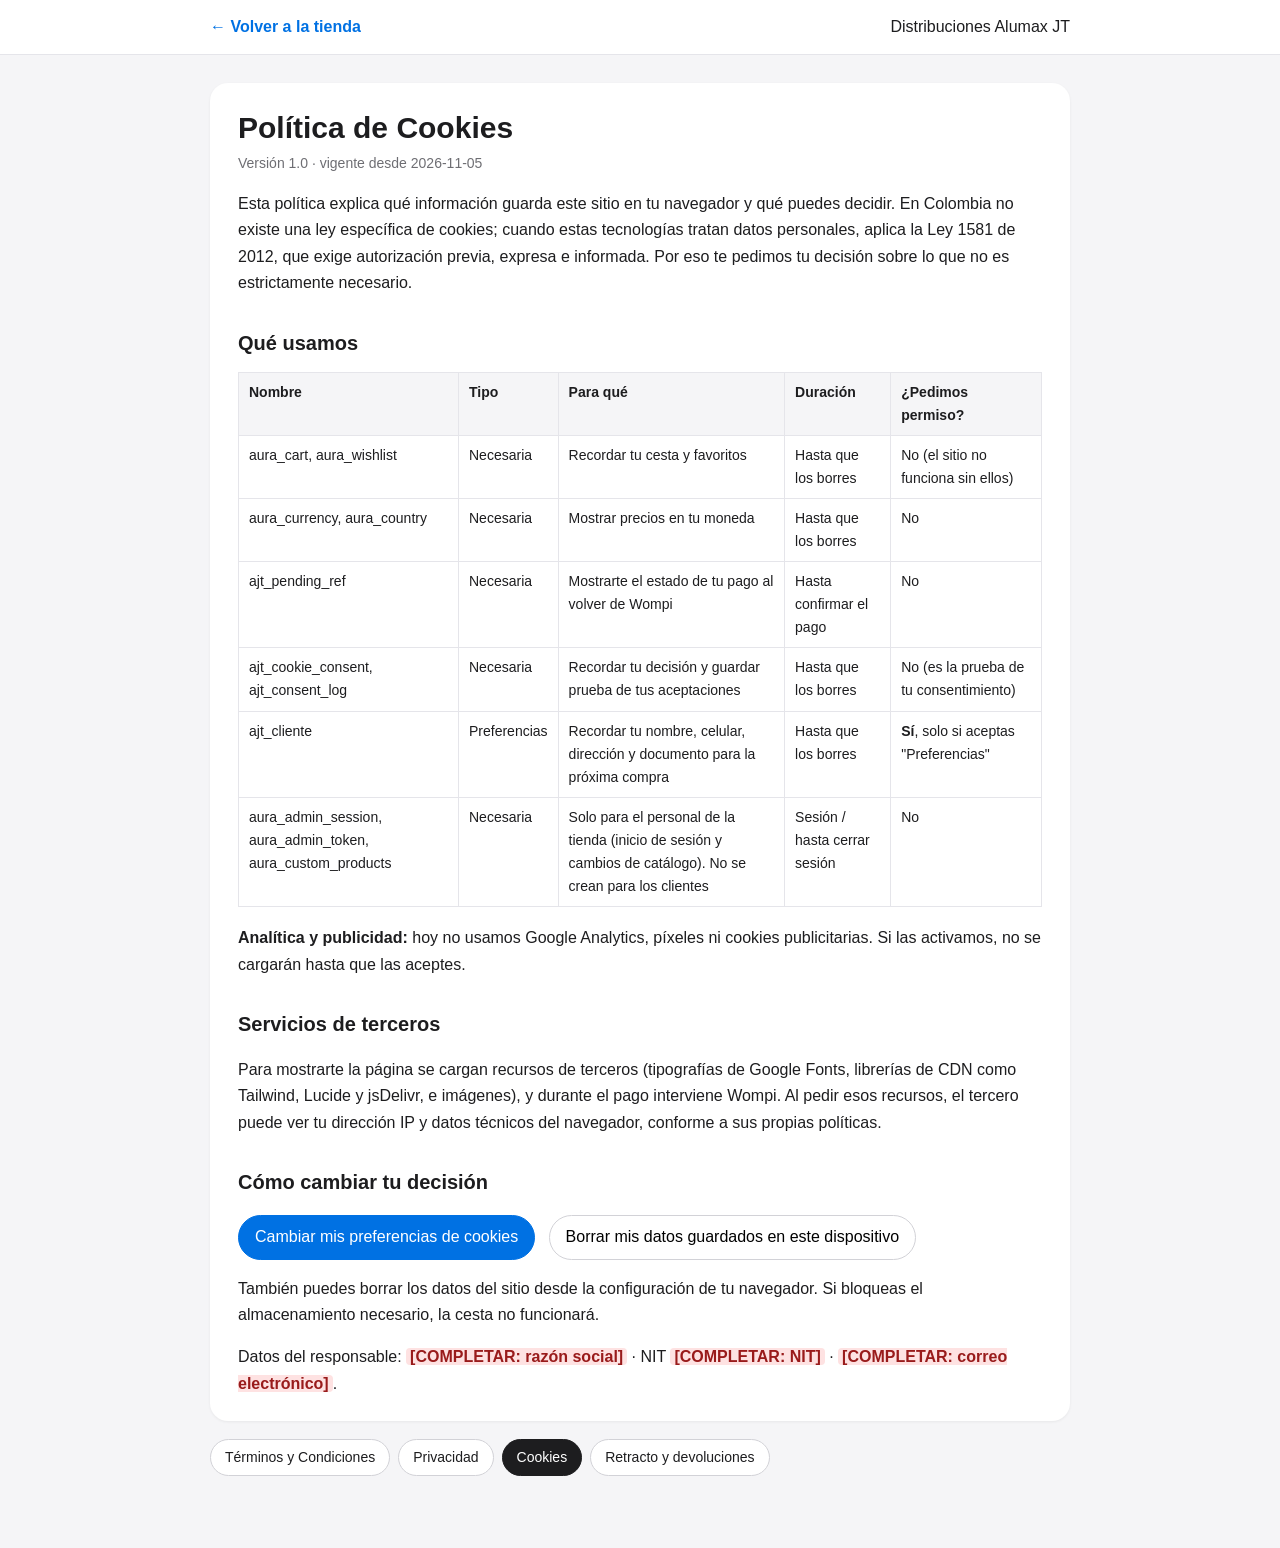
<file: cookies.html>
<!doctype html>
<html lang="es-CO"><head><meta charset="utf-8"><meta name="viewport" content="width=device-width,initial-scale=1">
<title>Política de Cookies · Distribuciones Alumax JT</title><meta name="robots" content="index,follow">
<link rel="stylesheet" href="legal.css"></head>
<body class="lg-body">
<header class="lg-top"><div><a href="index.html">← Volver a la tienda</a><span><span data-cfg="nombreComercial" data-label="nombre comercial"></span></span></div></header>
<main class="lg-wrap"><article class="lg-card">
<h1>Política de Cookies</h1><p class="lg-meta" data-ver="cookies"></p>

<p>Esta política explica qué información guarda este sitio en tu navegador y qué puedes decidir. En Colombia no existe una ley específica de cookies; cuando estas tecnologías tratan datos personales, aplica la Ley 1581 de 2012, que exige autorización previa, expresa e informada. Por eso te pedimos tu decisión sobre lo que no es estrictamente necesario.</p>
<h2>Qué usamos</h2>
<table><tr><th>Nombre</th><th>Tipo</th><th>Para qué</th><th>Duración</th><th>¿Pedimos permiso?</th></tr>
<tr><td>aura_cart, aura_wishlist</td><td>Necesaria</td><td>Recordar tu cesta y favoritos</td><td>Hasta que los borres</td><td>No (el sitio no funciona sin ellos)</td></tr>
<tr><td>aura_currency, aura_country</td><td>Necesaria</td><td>Mostrar precios en tu moneda</td><td>Hasta que los borres</td><td>No</td></tr>
<tr><td>ajt_pending_ref</td><td>Necesaria</td><td>Mostrarte el estado de tu pago al volver de Wompi</td><td>Hasta confirmar el pago</td><td>No</td></tr>
<tr><td>ajt_cookie_consent, ajt_consent_log</td><td>Necesaria</td><td>Recordar tu decisión y guardar prueba de tus aceptaciones</td><td>Hasta que los borres</td><td>No (es la prueba de tu consentimiento)</td></tr>
<tr><td>ajt_cliente</td><td>Preferencias</td><td>Recordar tu nombre, celular, dirección y documento para la próxima compra</td><td>Hasta que los borres</td><td><b>Sí</b>, solo si aceptas "Preferencias"</td></tr>
<tr><td>aura_admin_session, aura_admin_token, aura_custom_products</td><td>Necesaria</td><td>Solo para el personal de la tienda (inicio de sesión y cambios de catálogo). No se crean para los clientes</td><td>Sesión / hasta cerrar sesión</td><td>No</td></tr></table>
<p><b>Analítica y publicidad:</b> hoy no usamos Google Analytics, píxeles ni cookies publicitarias. Si las activamos, no se cargarán hasta que las aceptes.</p>
<h2>Servicios de terceros</h2>
<p>Para mostrarte la página se cargan recursos de terceros (tipografías de Google Fonts, librerías de CDN como Tailwind, Lucide y jsDelivr, e imágenes), y durante el pago interviene Wompi. Al pedir esos recursos, el tercero puede ver tu dirección IP y datos técnicos del navegador, conforme a sus propias políticas.</p>
<h2>Cómo cambiar tu decisión</h2>
<p><button type="button" id="lg-open" style="font:inherit;padding:8px 16px;border-radius:999px;border:1px solid #0071e3;background:#0071e3;color:#fff;cursor:pointer">Cambiar mis preferencias de cookies</button> &nbsp; <button type="button" id="lg-clear" style="font:inherit;padding:8px 16px;border-radius:999px;border:1px solid #d2d2d7;background:#fff;cursor:pointer">Borrar mis datos guardados en este dispositivo</button></p>
<p>También puedes borrar los datos del sitio desde la configuración de tu navegador. Si bloqueas el almacenamiento necesario, la cesta no funcionará.</p>
<p>Datos del responsable: <span data-cfg="razonSocial" data-label="razón social"></span> · NIT <span data-cfg="nit" data-label="NIT"></span> · <span data-cfg="correo" data-label="correo electrónico"></span>.</p>

</article><nav class="lg-nav" aria-label="Documentos legales"><a href="terminos.html">Términos y Condiciones</a><a href="privacidad.html">Privacidad</a><a href="cookies.html" aria-current="page">Cookies</a><a href="reembolso.html">Retracto y devoluciones</a></nav></main>
<script src="legal-config.js"></script><script src="legal.js"></script></body></html>
</file>
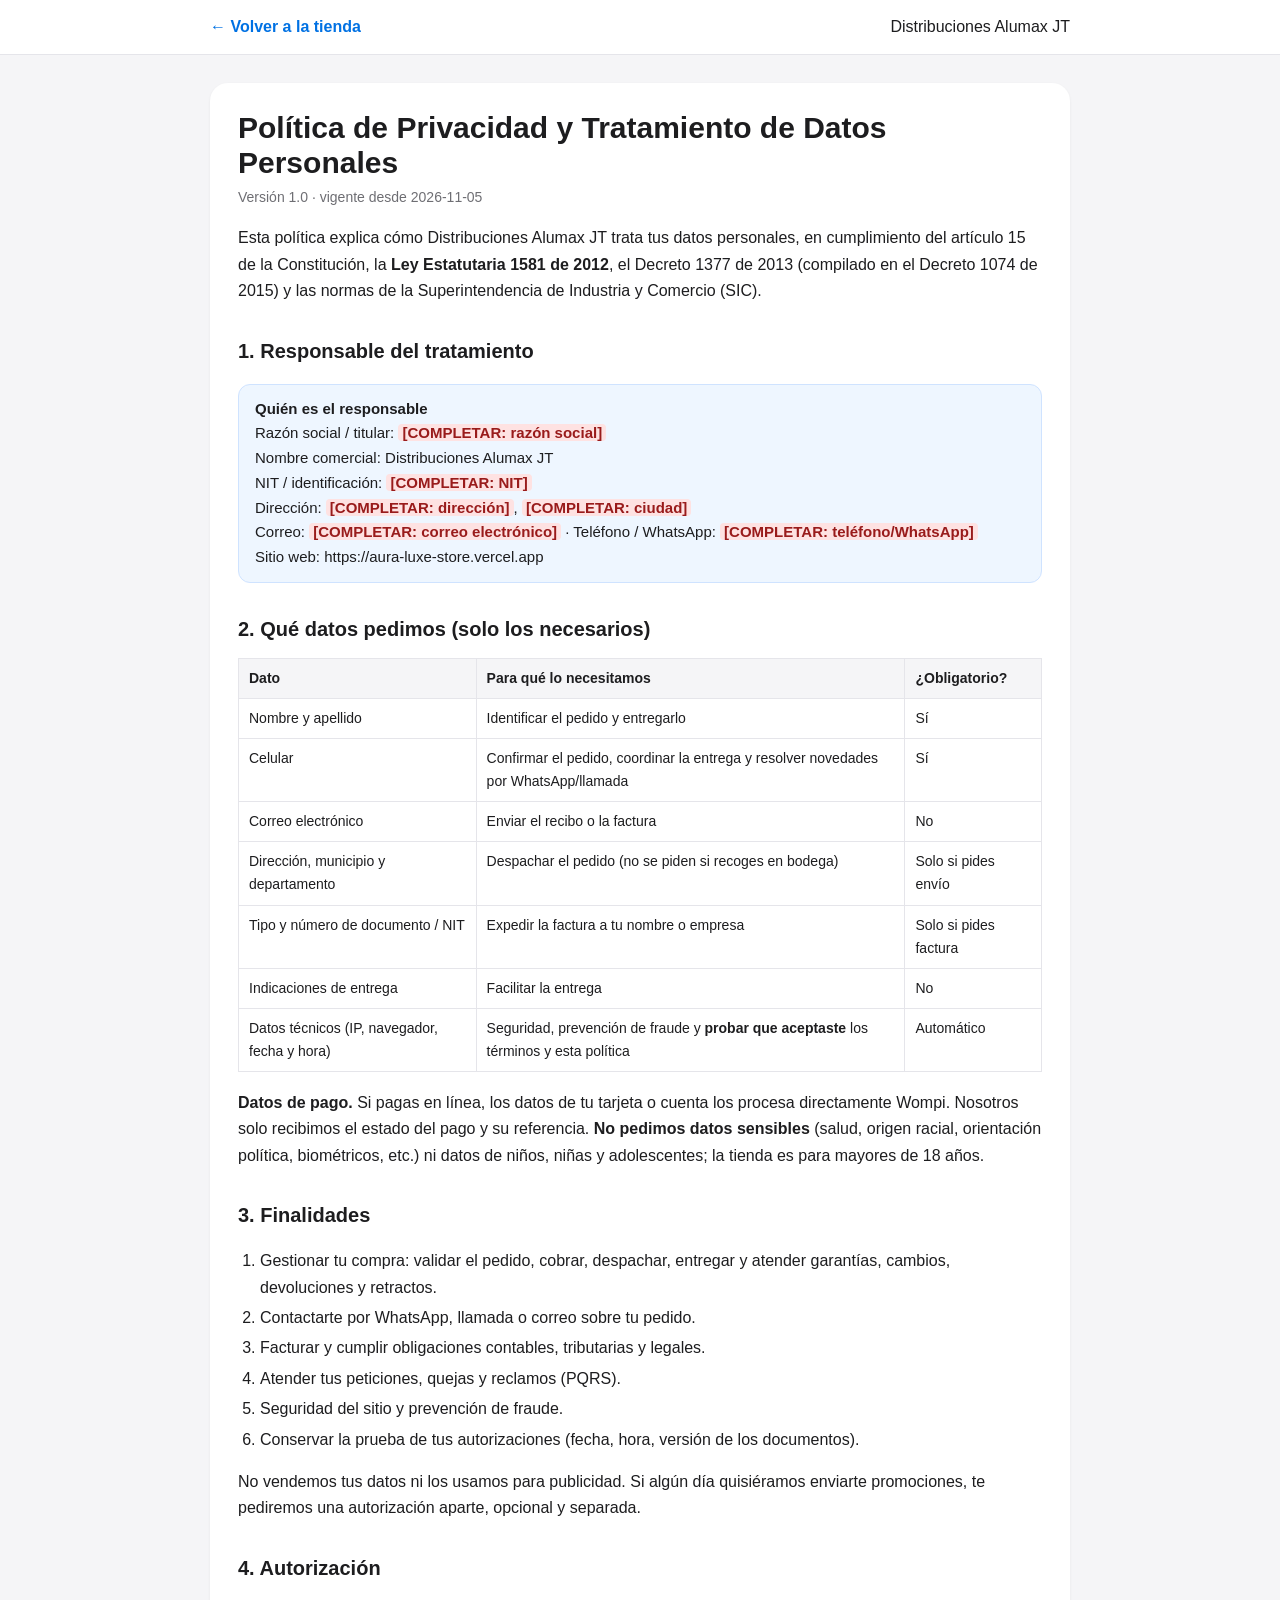
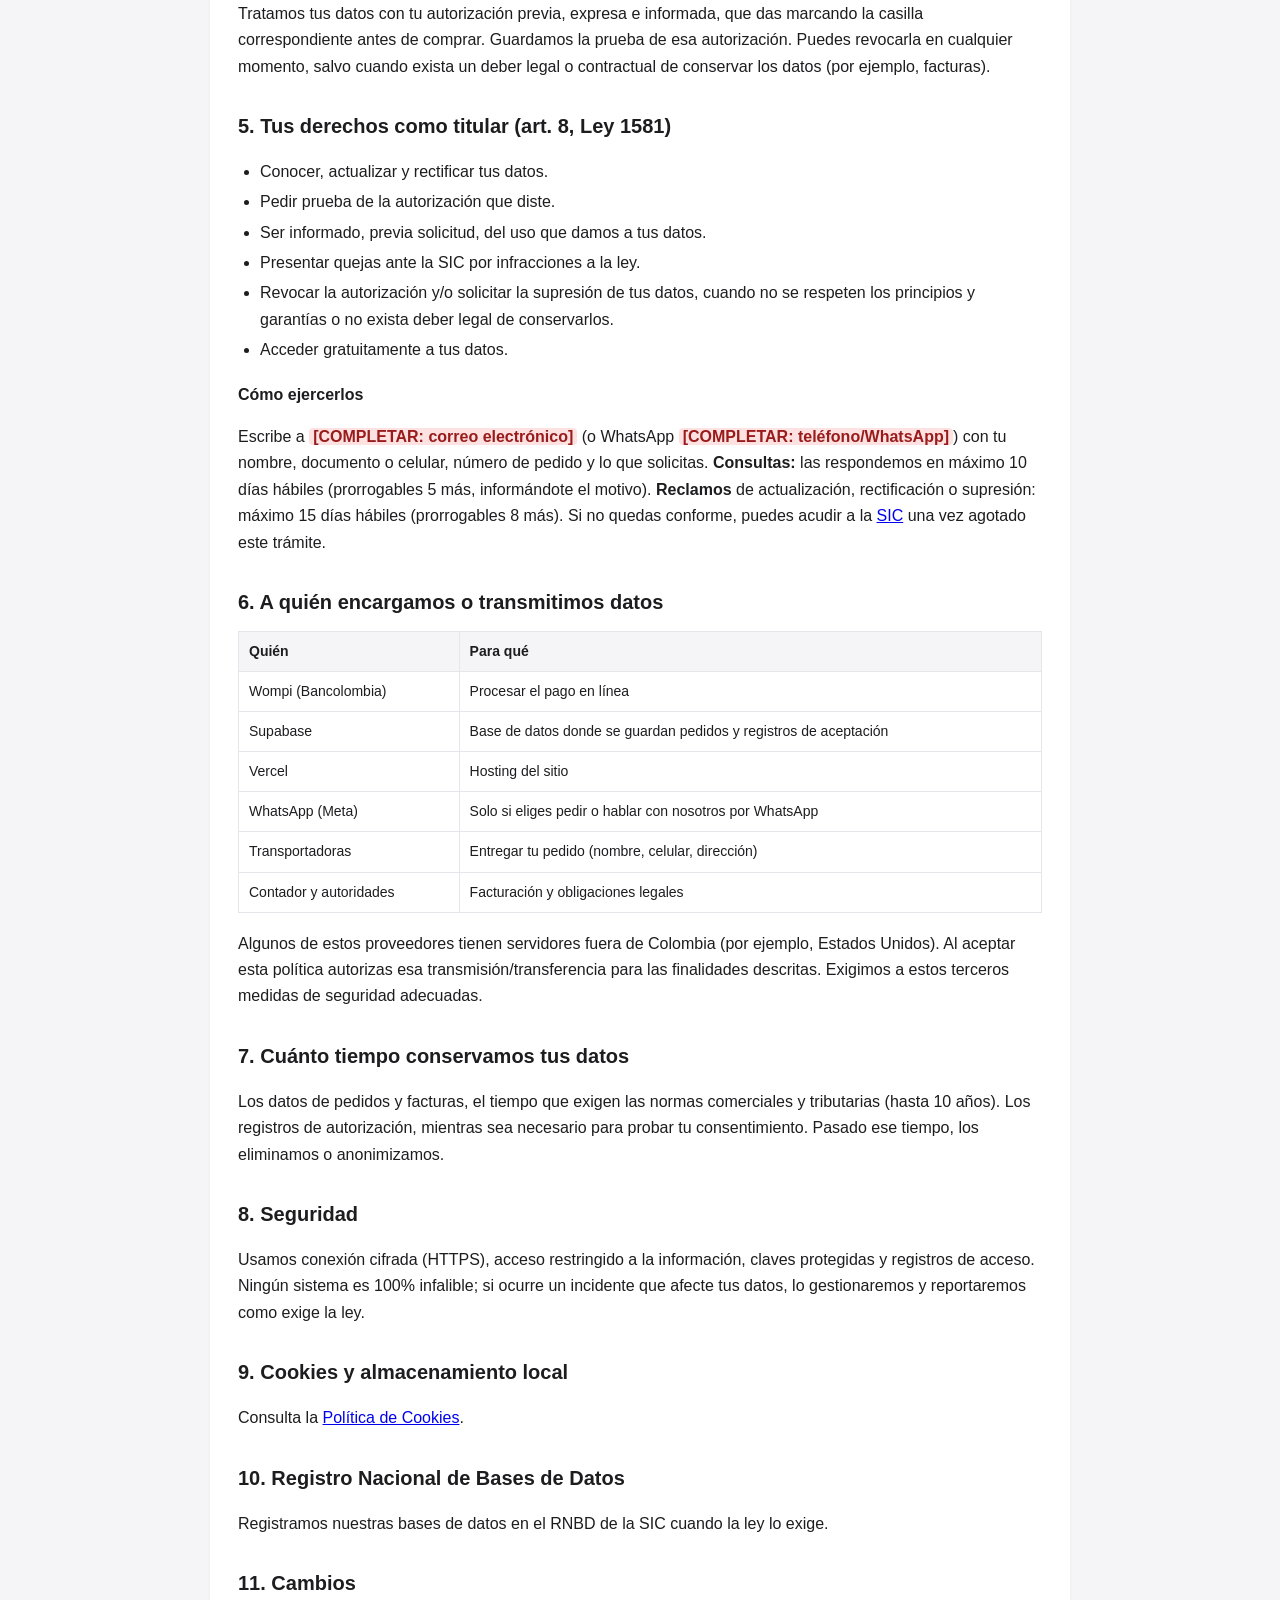
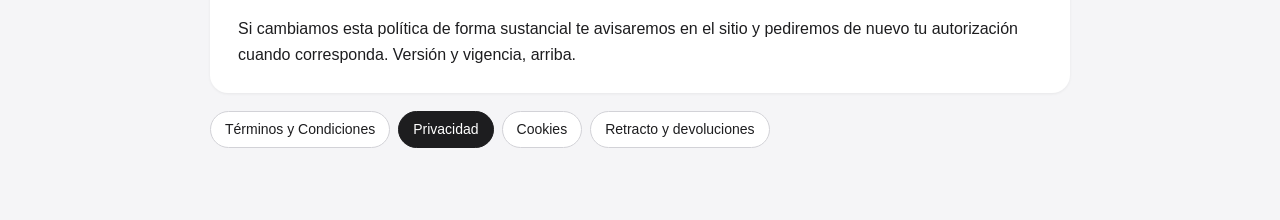
<file: privacidad.html>
<!doctype html>
<html lang="es-CO"><head><meta charset="utf-8"><meta name="viewport" content="width=device-width,initial-scale=1">
<title>Política de Privacidad y Tratamiento de Datos Personales · Distribuciones Alumax JT</title><meta name="robots" content="index,follow">
<link rel="stylesheet" href="legal.css"></head>
<body class="lg-body">
<header class="lg-top"><div><a href="index.html">← Volver a la tienda</a><span><span data-cfg="nombreComercial" data-label="nombre comercial"></span></span></div></header>
<main class="lg-wrap"><article class="lg-card">
<h1>Política de Privacidad y Tratamiento de Datos Personales</h1><p class="lg-meta" data-ver="privacidad"></p>

<p>Esta política explica cómo <span data-cfg="nombreComercial" data-label="nombre comercial"></span> trata tus datos personales, en cumplimiento del artículo 15 de la Constitución, la <b>Ley Estatutaria 1581 de 2012</b>, el Decreto 1377 de 2013 (compilado en el Decreto 1074 de 2015) y las normas de la Superintendencia de Industria y Comercio (SIC).</p>
<h2>1. Responsable del tratamiento</h2><div class="lg-box"><b>Quién es el responsable</b><br>Razón social / titular: <span data-cfg="razonSocial" data-label="razón social"></span><br>Nombre comercial: <span data-cfg="nombreComercial" data-label="nombre comercial"></span><br>NIT / identificación: <span data-cfg="nit" data-label="NIT"></span><br>Dirección: <span data-cfg="domicilio" data-label="dirección"></span>, <span data-cfg="ciudad" data-label="ciudad"></span><br>Correo: <span data-cfg="correo" data-label="correo electrónico"></span> · Teléfono / WhatsApp: <span data-cfg="telefono" data-label="teléfono/WhatsApp"></span><br>Sitio web: <span data-cfg="sitio" data-label="sitio web"></span></div>
<h2>2. Qué datos pedimos (solo los necesarios)</h2>
<table><tr><th>Dato</th><th>Para qué lo necesitamos</th><th>¿Obligatorio?</th></tr>
<tr><td>Nombre y apellido</td><td>Identificar el pedido y entregarlo</td><td>Sí</td></tr>
<tr><td>Celular</td><td>Confirmar el pedido, coordinar la entrega y resolver novedades por WhatsApp/llamada</td><td>Sí</td></tr>
<tr><td>Correo electrónico</td><td>Enviar el recibo o la factura</td><td>No</td></tr>
<tr><td>Dirección, municipio y departamento</td><td>Despachar el pedido (no se piden si recoges en bodega)</td><td>Solo si pides envío</td></tr>
<tr><td>Tipo y número de documento / NIT</td><td>Expedir la factura a tu nombre o empresa</td><td>Solo si pides factura</td></tr>
<tr><td>Indicaciones de entrega</td><td>Facilitar la entrega</td><td>No</td></tr>
<tr><td>Datos técnicos (IP, navegador, fecha y hora)</td><td>Seguridad, prevención de fraude y <b>probar que aceptaste</b> los términos y esta política</td><td>Automático</td></tr></table>
<p><b>Datos de pago.</b> Si pagas en línea, los datos de tu tarjeta o cuenta los procesa directamente Wompi. Nosotros solo recibimos el estado del pago y su referencia. <b>No pedimos datos sensibles</b> (salud, origen racial, orientación política, biométricos, etc.) ni datos de niños, niñas y adolescentes; la tienda es para mayores de 18 años.</p>
<h2>3. Finalidades</h2>
<ol><li>Gestionar tu compra: validar el pedido, cobrar, despachar, entregar y atender garantías, cambios, devoluciones y retractos.</li>
<li>Contactarte por WhatsApp, llamada o correo sobre tu pedido.</li>
<li>Facturar y cumplir obligaciones contables, tributarias y legales.</li>
<li>Atender tus peticiones, quejas y reclamos (PQRS).</li>
<li>Seguridad del sitio y prevención de fraude.</li>
<li>Conservar la prueba de tus autorizaciones (fecha, hora, versión de los documentos).</li></ol>
<p>No vendemos tus datos ni los usamos para publicidad. Si algún día quisiéramos enviarte promociones, te pediremos una autorización aparte, opcional y separada.</p>
<h2>4. Autorización</h2>
<p>Tratamos tus datos con tu autorización previa, expresa e informada, que das marcando la casilla correspondiente antes de comprar. Guardamos la prueba de esa autorización. Puedes revocarla en cualquier momento, salvo cuando exista un deber legal o contractual de conservar los datos (por ejemplo, facturas).</p>
<h2>5. Tus derechos como titular (art. 8, Ley 1581)</h2>
<ul><li>Conocer, actualizar y rectificar tus datos.</li><li>Pedir prueba de la autorización que diste.</li><li>Ser informado, previa solicitud, del uso que damos a tus datos.</li><li>Presentar quejas ante la SIC por infracciones a la ley.</li><li>Revocar la autorización y/o solicitar la supresión de tus datos, cuando no se respeten los principios y garantías o no exista deber legal de conservarlos.</li><li>Acceder gratuitamente a tus datos.</li></ul>
<h3>Cómo ejercerlos</h3>
<p>Escribe a <span data-cfg="correo" data-label="correo electrónico"></span> (o WhatsApp <span data-cfg="telefono" data-label="teléfono/WhatsApp"></span>) con tu nombre, documento o celular, número de pedido y lo que solicitas. <b>Consultas:</b> las respondemos en máximo 10 días hábiles (prorrogables 5 más, informándote el motivo). <b>Reclamos</b> de actualización, rectificación o supresión: máximo 15 días hábiles (prorrogables 8 más). Si no quedas conforme, puedes acudir a la <a href="https://www.sic.gov.co" target="_blank" rel="noopener">SIC</a> una vez agotado este trámite.</p>
<h2>6. A quién encargamos o transmitimos datos</h2>
<table><tr><th>Quién</th><th>Para qué</th></tr>
<tr><td>Wompi (Bancolombia)</td><td>Procesar el pago en línea</td></tr>
<tr><td>Supabase</td><td>Base de datos donde se guardan pedidos y registros de aceptación</td></tr>
<tr><td>Vercel</td><td>Hosting del sitio</td></tr>
<tr><td>WhatsApp (Meta)</td><td>Solo si eliges pedir o hablar con nosotros por WhatsApp</td></tr>
<tr><td>Transportadoras</td><td>Entregar tu pedido (nombre, celular, dirección)</td></tr>
<tr><td>Contador y autoridades</td><td>Facturación y obligaciones legales</td></tr></table>
<p>Algunos de estos proveedores tienen servidores fuera de Colombia (por ejemplo, Estados Unidos). Al aceptar esta política autorizas esa transmisión/transferencia para las finalidades descritas. Exigimos a estos terceros medidas de seguridad adecuadas.</p>
<h2>7. Cuánto tiempo conservamos tus datos</h2>
<p>Los datos de pedidos y facturas, el tiempo que exigen las normas comerciales y tributarias (hasta 10 años). Los registros de autorización, mientras sea necesario para probar tu consentimiento. Pasado ese tiempo, los eliminamos o anonimizamos.</p>
<h2>8. Seguridad</h2>
<p>Usamos conexión cifrada (HTTPS), acceso restringido a la información, claves protegidas y registros de acceso. Ningún sistema es 100% infalible; si ocurre un incidente que afecte tus datos, lo gestionaremos y reportaremos como exige la ley.</p>
<h2>9. Cookies y almacenamiento local</h2><p>Consulta la <a href="cookies.html">Política de Cookies</a>.</p>
<h2>10. Registro Nacional de Bases de Datos</h2><p>Registramos nuestras bases de datos en el RNBD de la SIC cuando la ley lo exige.</p>
<h2>11. Cambios</h2><p>Si cambiamos esta política de forma sustancial te avisaremos en el sitio y pediremos de nuevo tu autorización cuando corresponda. Versión y vigencia, arriba.</p>

</article><nav class="lg-nav" aria-label="Documentos legales"><a href="terminos.html">Términos y Condiciones</a><a href="privacidad.html" aria-current="page">Privacidad</a><a href="cookies.html">Cookies</a><a href="reembolso.html">Retracto y devoluciones</a></nav></main>
<script src="legal-config.js"></script><script src="legal.js"></script></body></html>
</file>
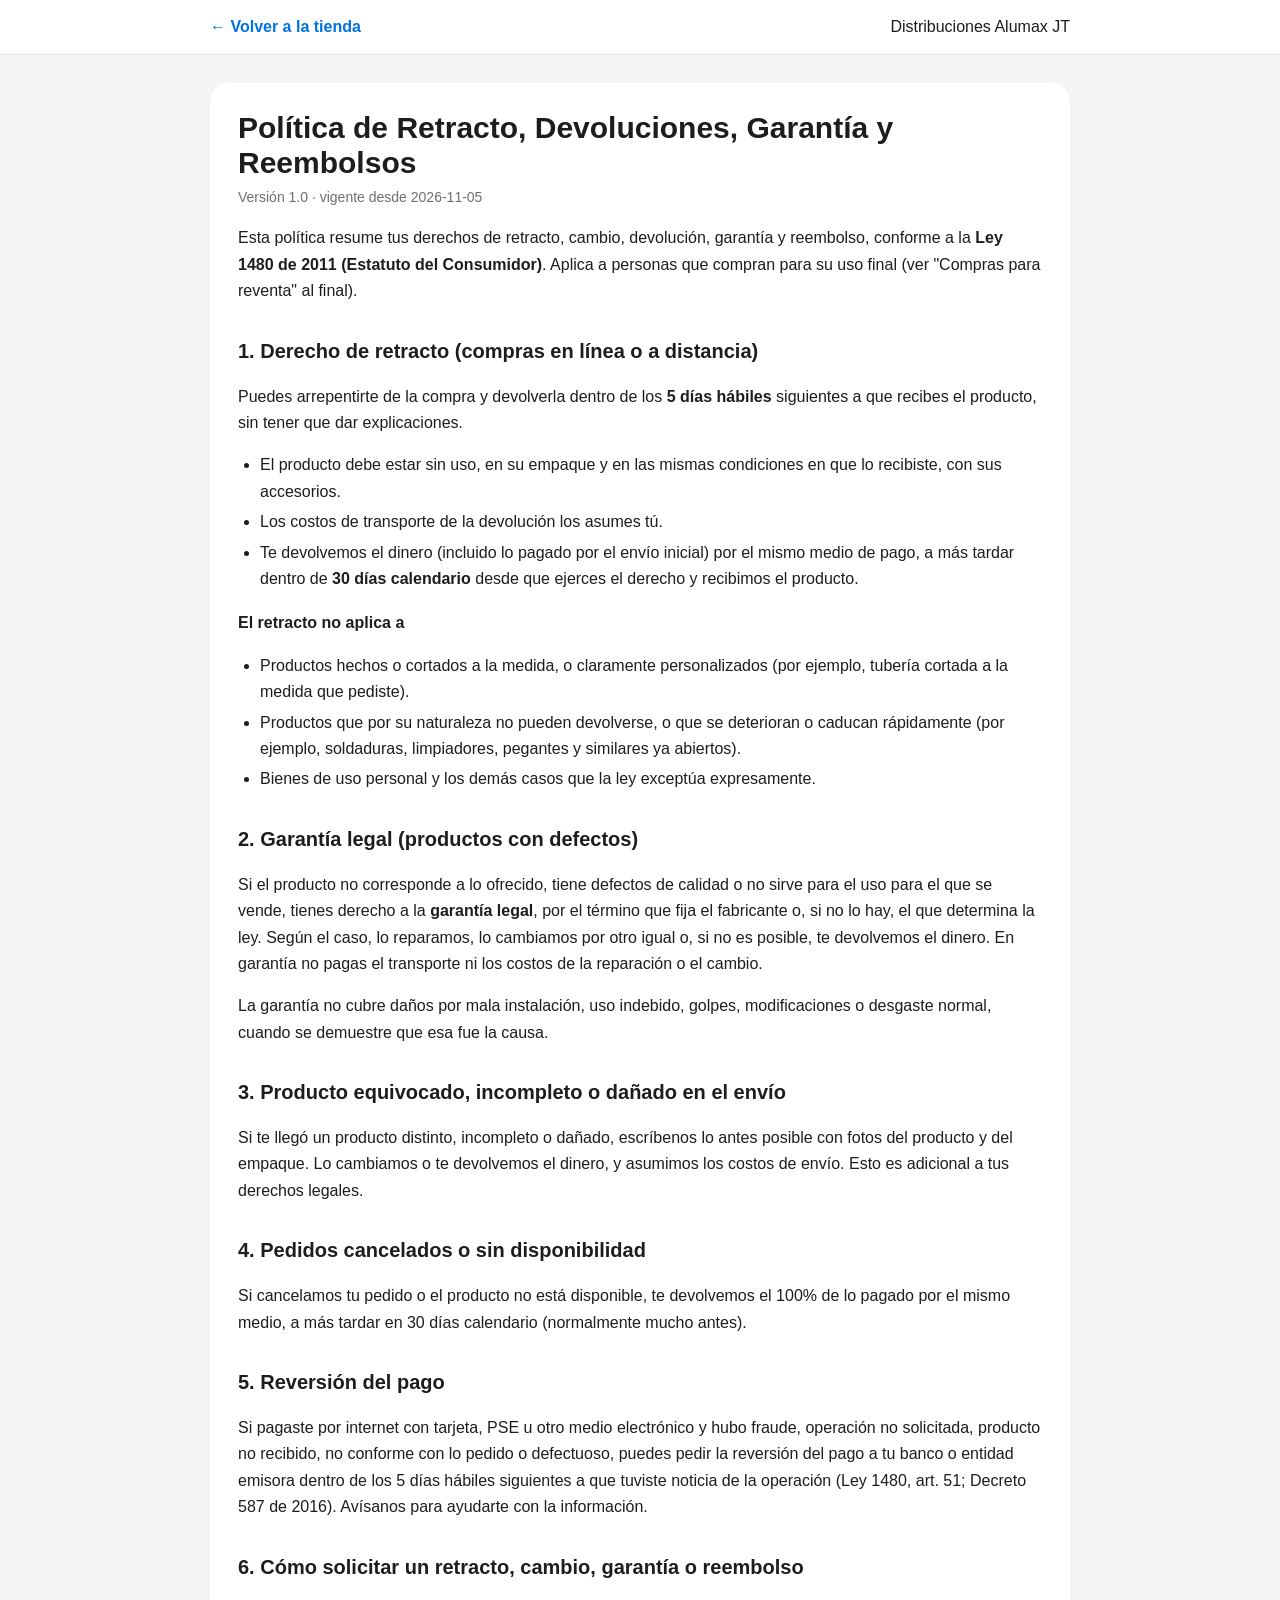
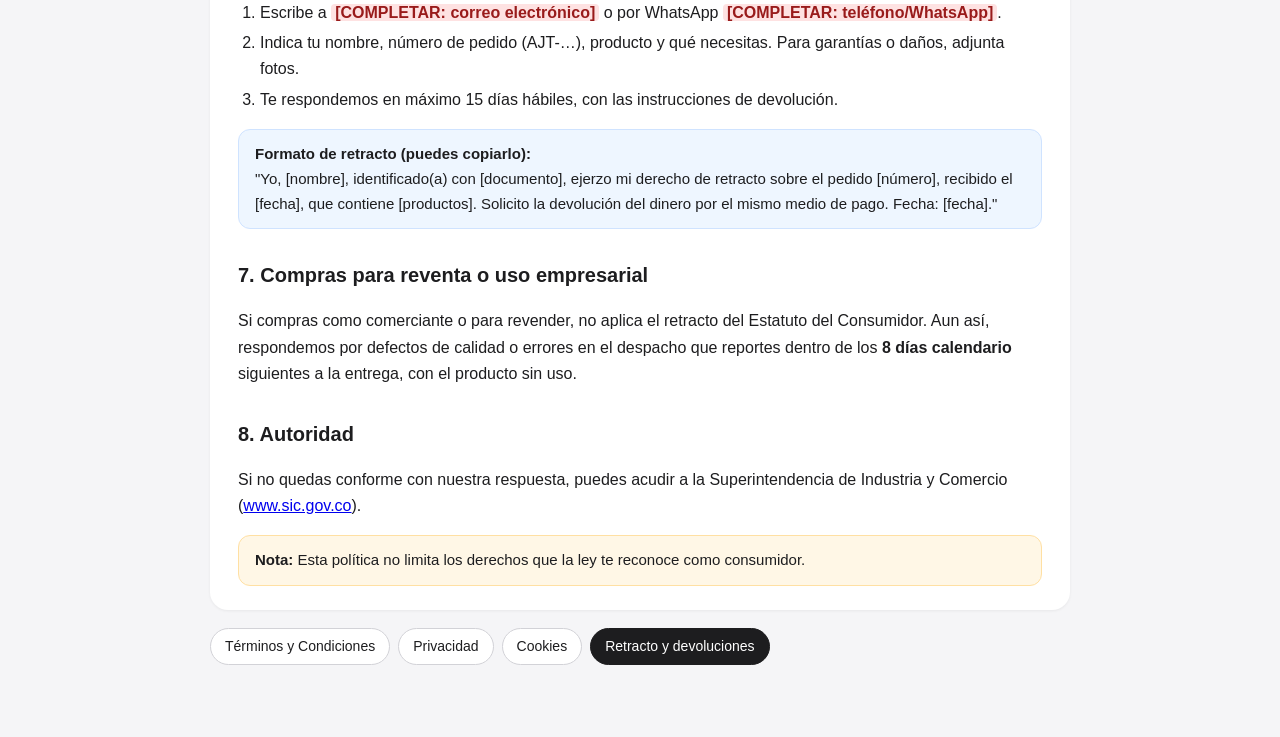
<file: reembolso.html>
<!doctype html>
<html lang="es-CO"><head><meta charset="utf-8"><meta name="viewport" content="width=device-width,initial-scale=1">
<title>Política de Retracto, Devoluciones, Garantía y Reembolsos · Distribuciones Alumax JT</title><meta name="robots" content="index,follow">
<link rel="stylesheet" href="legal.css"></head>
<body class="lg-body">
<header class="lg-top"><div><a href="index.html">← Volver a la tienda</a><span><span data-cfg="nombreComercial" data-label="nombre comercial"></span></span></div></header>
<main class="lg-wrap"><article class="lg-card">
<h1>Política de Retracto, Devoluciones, Garantía y Reembolsos</h1><p class="lg-meta" data-ver="reembolso"></p>

<p>Esta política resume tus derechos de retracto, cambio, devolución, garantía y reembolso, conforme a la <b>Ley 1480 de 2011 (Estatuto del Consumidor)</b>. Aplica a personas que compran para su uso final (ver "Compras para reventa" al final).</p>
<h2>1. Derecho de retracto (compras en línea o a distancia)</h2>
<p>Puedes arrepentirte de la compra y devolverla dentro de los <b><span data-cfg="diasRetracto" data-label="diasRetracto"></span> días hábiles</b> siguientes a que recibes el producto, sin tener que dar explicaciones.</p>
<ul><li>El producto debe estar sin uso, en su empaque y en las mismas condiciones en que lo recibiste, con sus accesorios.</li>
<li>Los costos de transporte de la devolución los asumes tú.</li>
<li>Te devolvemos el dinero (incluido lo pagado por el envío inicial) por el mismo medio de pago, a más tardar dentro de <b><span data-cfg="diasDevolucionDinero" data-label="diasDevolucionDinero"></span> días calendario</b> desde que ejerces el derecho y recibimos el producto.</li></ul>
<h3>El retracto no aplica a</h3>
<ul><li>Productos hechos o cortados a la medida, o claramente personalizados (por ejemplo, tubería cortada a la medida que pediste).</li>
<li>Productos que por su naturaleza no pueden devolverse, o que se deterioran o caducan rápidamente (por ejemplo, soldaduras, limpiadores, pegantes y similares ya abiertos).</li>
<li>Bienes de uso personal y los demás casos que la ley exceptúa expresamente.</li></ul>
<h2>2. Garantía legal (productos con defectos)</h2>
<p>Si el producto no corresponde a lo ofrecido, tiene defectos de calidad o no sirve para el uso para el que se vende, tienes derecho a la <b>garantía legal</b>, por el término que fija el fabricante o, si no lo hay, el que determina la ley. Según el caso, lo reparamos, lo cambiamos por otro igual o, si no es posible, te devolvemos el dinero. En garantía no pagas el transporte ni los costos de la reparación o el cambio.</p>
<p>La garantía no cubre daños por mala instalación, uso indebido, golpes, modificaciones o desgaste normal, cuando se demuestre que esa fue la causa.</p>
<h2>3. Producto equivocado, incompleto o dañado en el envío</h2>
<p>Si te llegó un producto distinto, incompleto o dañado, escríbenos lo antes posible con fotos del producto y del empaque. Lo cambiamos o te devolvemos el dinero, y asumimos los costos de envío. Esto es adicional a tus derechos legales.</p>
<h2>4. Pedidos cancelados o sin disponibilidad</h2>
<p>Si cancelamos tu pedido o el producto no está disponible, te devolvemos el 100% de lo pagado por el mismo medio, a más tardar en <span data-cfg="diasDevolucionDinero" data-label="diasDevolucionDinero"></span> días calendario (normalmente mucho antes).</p>
<h2>5. Reversión del pago</h2>
<p>Si pagaste por internet con tarjeta, PSE u otro medio electrónico y hubo fraude, operación no solicitada, producto no recibido, no conforme con lo pedido o defectuoso, puedes pedir la reversión del pago a tu banco o entidad emisora dentro de los 5 días hábiles siguientes a que tuviste noticia de la operación (Ley 1480, art. 51; Decreto 587 de 2016). Avísanos para ayudarte con la información.</p>
<h2>6. Cómo solicitar un retracto, cambio, garantía o reembolso</h2>
<ol><li>Escribe a <span data-cfg="correo" data-label="correo electrónico"></span> o por WhatsApp <span data-cfg="telefono" data-label="teléfono/WhatsApp"></span>.</li><li>Indica tu nombre, número de pedido (AJT-…), producto y qué necesitas. Para garantías o daños, adjunta fotos.</li><li>Te respondemos en máximo <span data-cfg="diasRespuestaPQRS" data-label="diasRespuestaPQRS"></span> días hábiles, con las instrucciones de devolución.</li></ol>
<div class="lg-box"><b>Formato de retracto (puedes copiarlo):</b><br>"Yo, [nombre], identificado(a) con [documento], ejerzo mi derecho de retracto sobre el pedido [número], recibido el [fecha], que contiene [productos]. Solicito la devolución del dinero por el mismo medio de pago. Fecha: [fecha]."</div>
<h2>7. Compras para reventa o uso empresarial</h2>
<p>Si compras como comerciante o para revender, no aplica el retracto del Estatuto del Consumidor. Aun así, respondemos por defectos de calidad o errores en el despacho que reportes dentro de los <b>8 días calendario</b> siguientes a la entrega, con el producto sin uso.</p>
<h2>8. Autoridad</h2>
<p>Si no quedas conforme con nuestra respuesta, puedes acudir a la Superintendencia de Industria y Comercio (<a href="https://www.sic.gov.co" target="_blank" rel="noopener">www.sic.gov.co</a>).</p>
<div class="lg-box lg-warn"><b>Nota:</b> Esta política no limita los derechos que la ley te reconoce como consumidor.</div>

</article><nav class="lg-nav" aria-label="Documentos legales"><a href="terminos.html">Términos y Condiciones</a><a href="privacidad.html">Privacidad</a><a href="cookies.html">Cookies</a><a href="reembolso.html" aria-current="page">Retracto y devoluciones</a></nav></main>
<script src="legal-config.js"></script><script src="legal.js"></script></body></html>
</file>
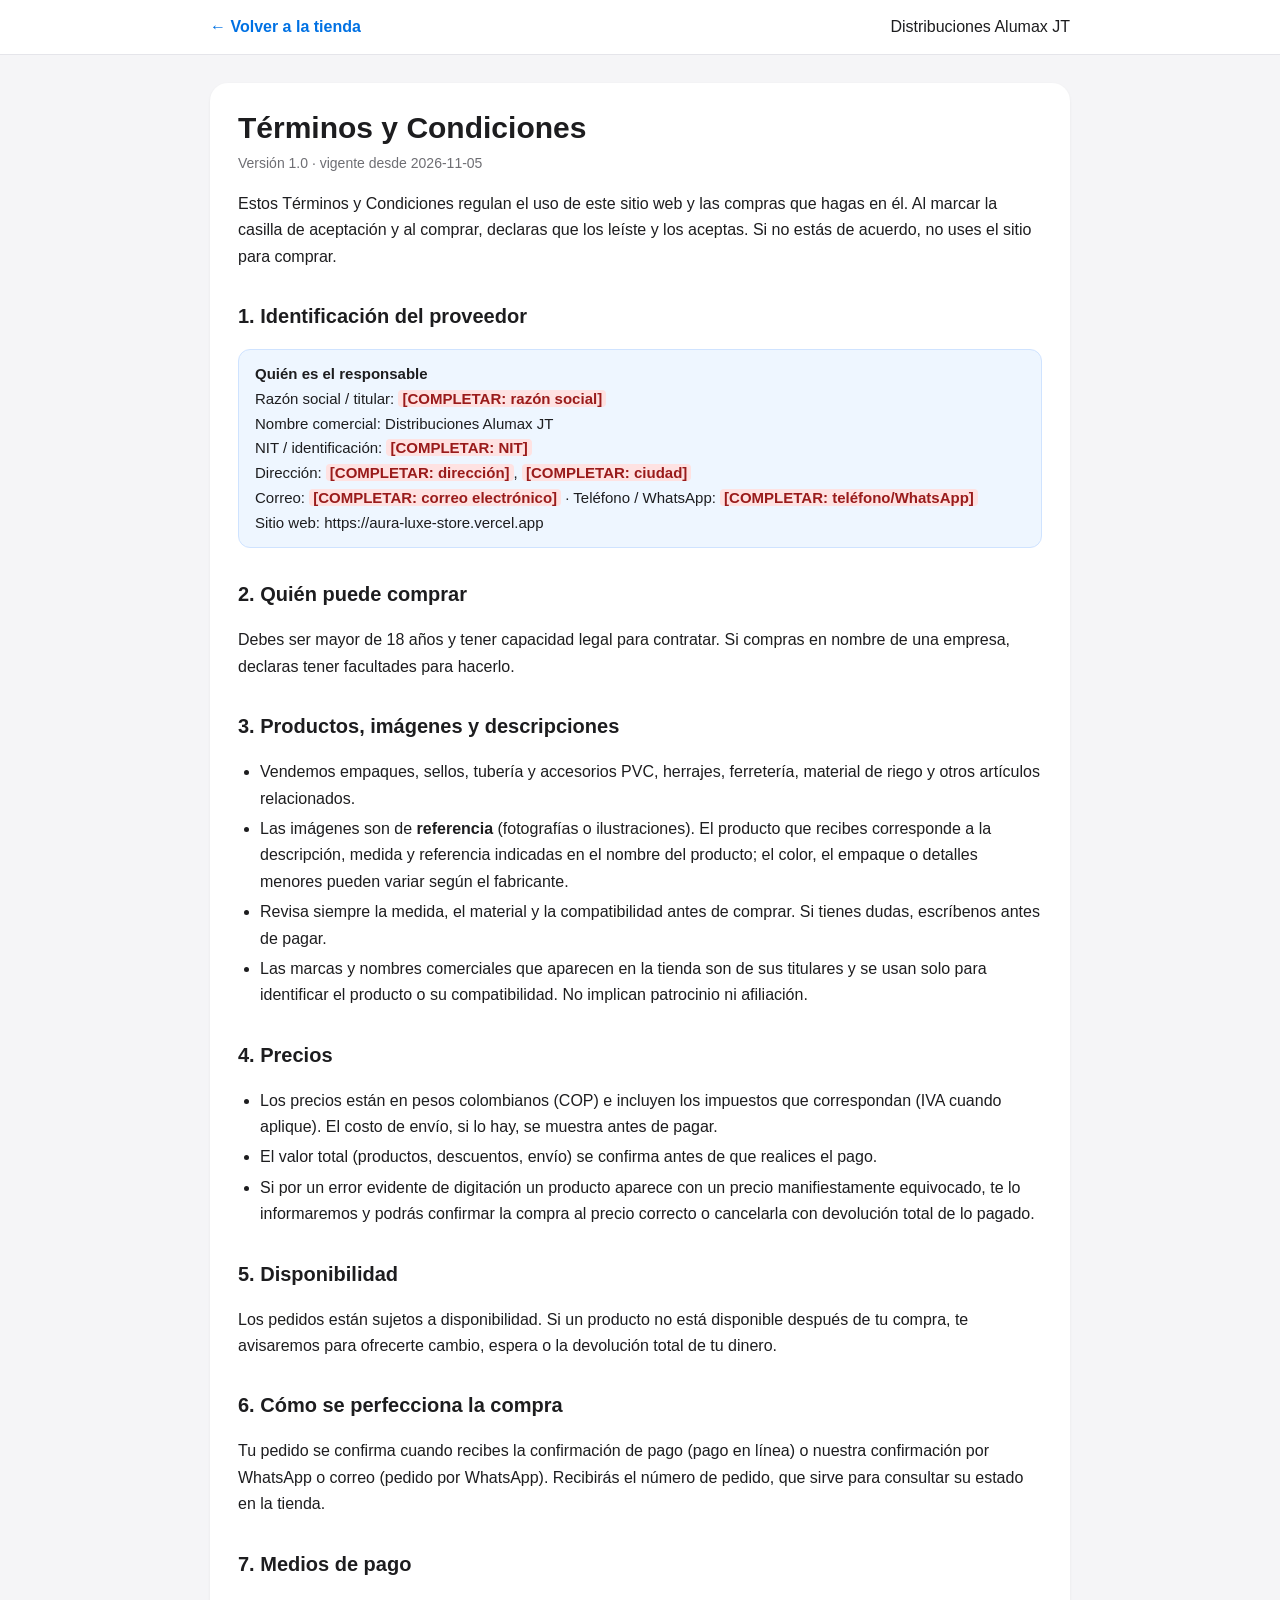
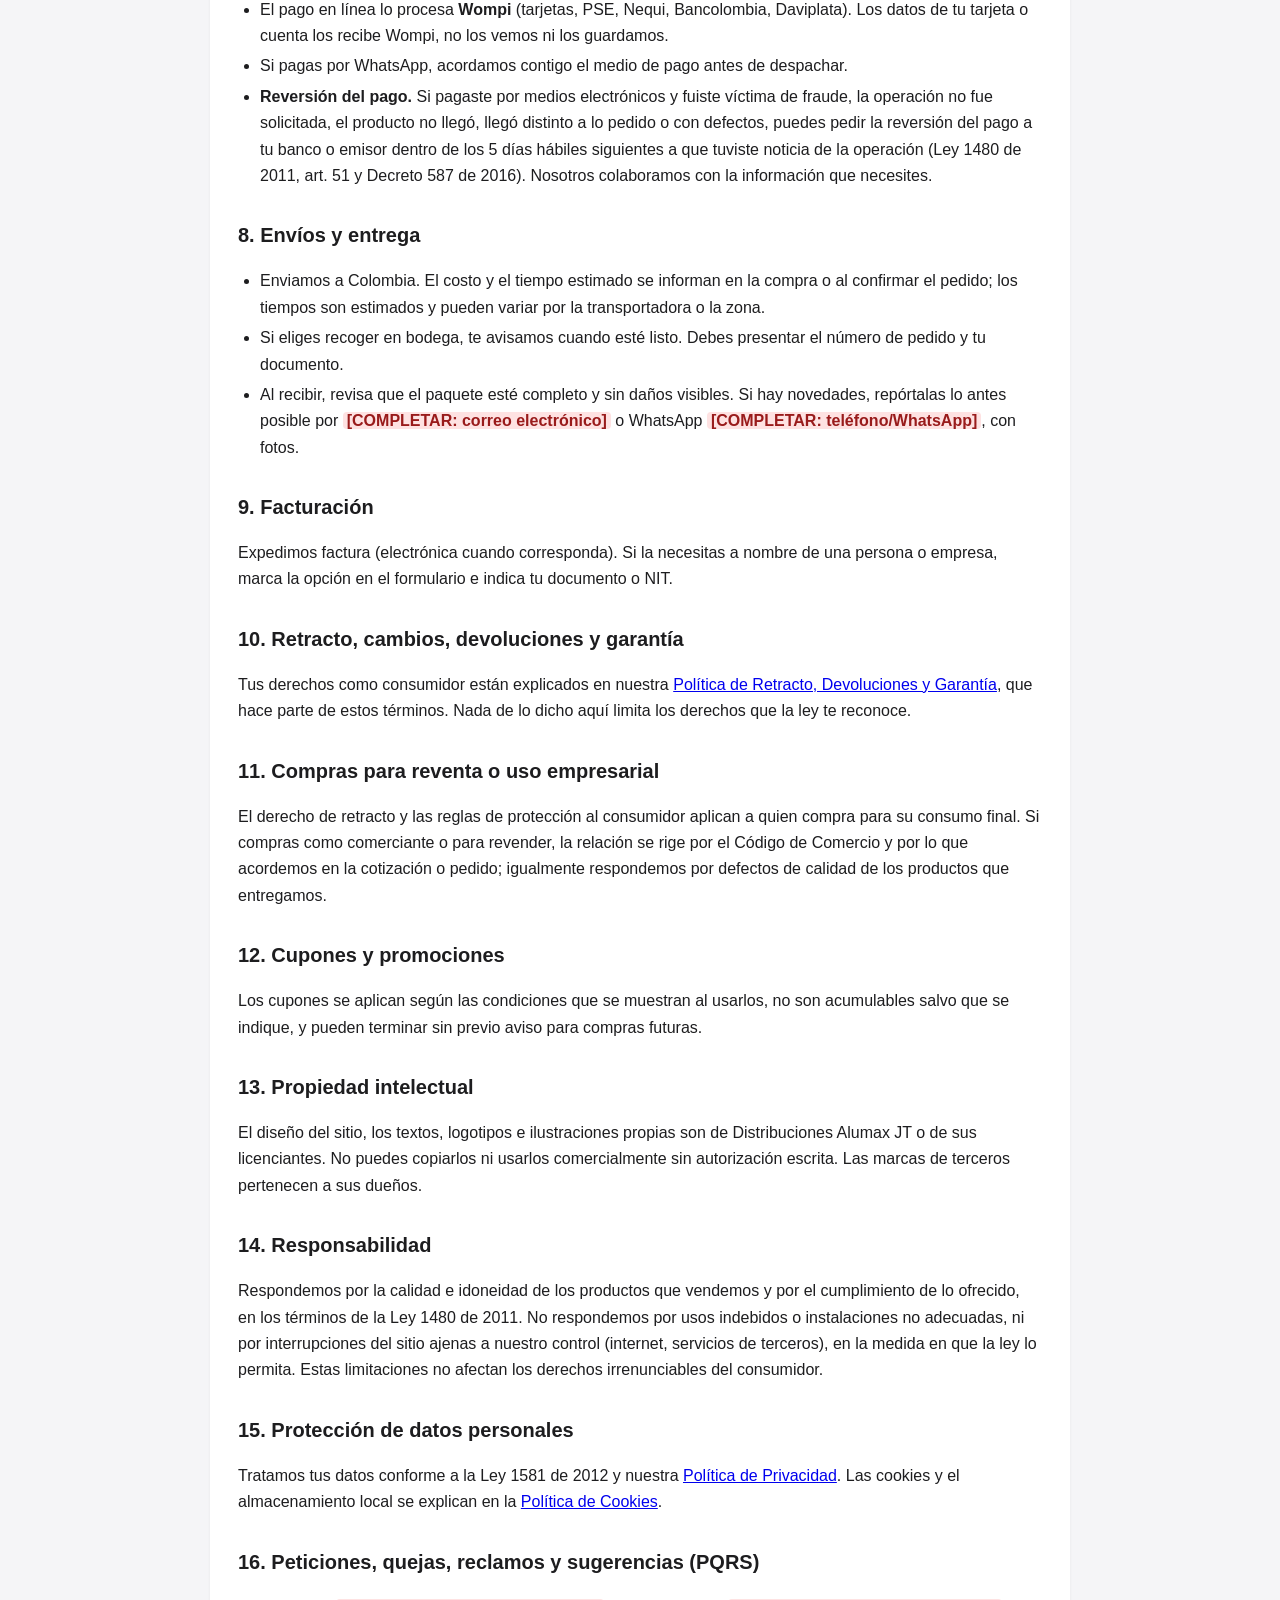
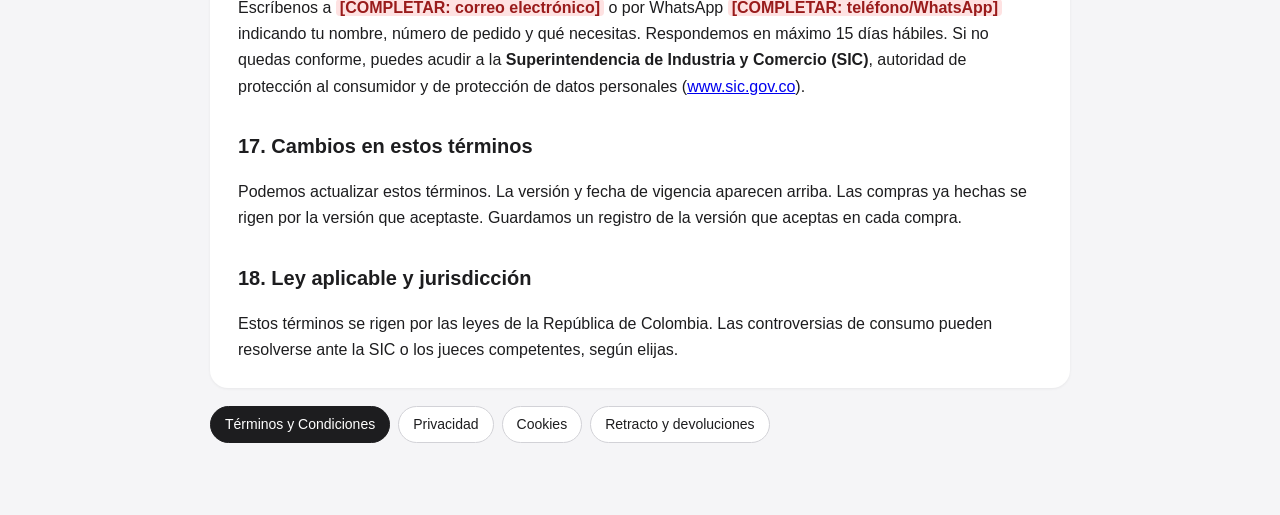
<file: terminos.html>
<!doctype html>
<html lang="es-CO"><head><meta charset="utf-8"><meta name="viewport" content="width=device-width,initial-scale=1">
<title>Términos y Condiciones · Distribuciones Alumax JT</title><meta name="robots" content="index,follow">
<link rel="stylesheet" href="legal.css"></head>
<body class="lg-body">
<header class="lg-top"><div><a href="index.html">← Volver a la tienda</a><span><span data-cfg="nombreComercial" data-label="nombre comercial"></span></span></div></header>
<main class="lg-wrap"><article class="lg-card">
<h1>Términos y Condiciones</h1><p class="lg-meta" data-ver="terminos"></p>

<p>Estos Términos y Condiciones regulan el uso de este sitio web y las compras que hagas en él. Al marcar la casilla de aceptación y al comprar, declaras que los leíste y los aceptas. Si no estás de acuerdo, no uses el sitio para comprar.</p>
<h2>1. Identificación del proveedor</h2><div class="lg-box"><b>Quién es el responsable</b><br>Razón social / titular: <span data-cfg="razonSocial" data-label="razón social"></span><br>Nombre comercial: <span data-cfg="nombreComercial" data-label="nombre comercial"></span><br>NIT / identificación: <span data-cfg="nit" data-label="NIT"></span><br>Dirección: <span data-cfg="domicilio" data-label="dirección"></span>, <span data-cfg="ciudad" data-label="ciudad"></span><br>Correo: <span data-cfg="correo" data-label="correo electrónico"></span> · Teléfono / WhatsApp: <span data-cfg="telefono" data-label="teléfono/WhatsApp"></span><br>Sitio web: <span data-cfg="sitio" data-label="sitio web"></span></div>
<h2>2. Quién puede comprar</h2>
<p>Debes ser mayor de 18 años y tener capacidad legal para contratar. Si compras en nombre de una empresa, declaras tener facultades para hacerlo.</p>
<h2>3. Productos, imágenes y descripciones</h2>
<ul><li>Vendemos empaques, sellos, tubería y accesorios PVC, herrajes, ferretería, material de riego y otros artículos relacionados.</li>
<li>Las imágenes son de <b>referencia</b> (fotografías o ilustraciones). El producto que recibes corresponde a la descripción, medida y referencia indicadas en el nombre del producto; el color, el empaque o detalles menores pueden variar según el fabricante.</li>
<li>Revisa siempre la medida, el material y la compatibilidad antes de comprar. Si tienes dudas, escríbenos antes de pagar.</li>
<li>Las marcas y nombres comerciales que aparecen en la tienda son de sus titulares y se usan solo para identificar el producto o su compatibilidad. No implican patrocinio ni afiliación.</li></ul>
<h2>4. Precios</h2>
<ul><li>Los precios están en pesos colombianos (COP) e incluyen los impuestos que correspondan (IVA cuando aplique). El costo de envío, si lo hay, se muestra antes de pagar.</li>
<li>El valor total (productos, descuentos, envío) se confirma antes de que realices el pago.</li>
<li>Si por un error evidente de digitación un producto aparece con un precio manifiestamente equivocado, te lo informaremos y podrás confirmar la compra al precio correcto o cancelarla con devolución total de lo pagado.</li></ul>
<h2>5. Disponibilidad</h2>
<p>Los pedidos están sujetos a disponibilidad. Si un producto no está disponible después de tu compra, te avisaremos para ofrecerte cambio, espera o la devolución total de tu dinero.</p>
<h2>6. Cómo se perfecciona la compra</h2>
<p>Tu pedido se confirma cuando recibes la confirmación de pago (pago en línea) o nuestra confirmación por WhatsApp o correo (pedido por WhatsApp). Recibirás el número de pedido, que sirve para consultar su estado en la tienda.</p>
<h2>7. Medios de pago</h2>
<ul><li>El pago en línea lo procesa <b>Wompi</b> (tarjetas, PSE, Nequi, Bancolombia, Daviplata). Los datos de tu tarjeta o cuenta los recibe Wompi, no los vemos ni los guardamos.</li>
<li>Si pagas por WhatsApp, acordamos contigo el medio de pago antes de despachar.</li>
<li><b>Reversión del pago.</b> Si pagaste por medios electrónicos y fuiste víctima de fraude, la operación no fue solicitada, el producto no llegó, llegó distinto a lo pedido o con defectos, puedes pedir la reversión del pago a tu banco o emisor dentro de los 5 días hábiles siguientes a que tuviste noticia de la operación (Ley 1480 de 2011, art. 51 y Decreto 587 de 2016). Nosotros colaboramos con la información que necesites.</li></ul>
<h2>8. Envíos y entrega</h2>
<ul><li>Enviamos a Colombia. El costo y el tiempo estimado se informan en la compra o al confirmar el pedido; los tiempos son estimados y pueden variar por la transportadora o la zona.</li>
<li>Si eliges recoger en bodega, te avisamos cuando esté listo. Debes presentar el número de pedido y tu documento.</li>
<li>Al recibir, revisa que el paquete esté completo y sin daños visibles. Si hay novedades, repórtalas lo antes posible por <span data-cfg="correo" data-label="correo electrónico"></span> o WhatsApp <span data-cfg="telefono" data-label="teléfono/WhatsApp"></span>, con fotos.</li></ul>
<h2>9. Facturación</h2>
<p>Expedimos factura (electrónica cuando corresponda). Si la necesitas a nombre de una persona o empresa, marca la opción en el formulario e indica tu documento o NIT.</p>
<h2>10. Retracto, cambios, devoluciones y garantía</h2>
<p>Tus derechos como consumidor están explicados en nuestra <a href="reembolso.html">Política de Retracto, Devoluciones y Garantía</a>, que hace parte de estos términos. Nada de lo dicho aquí limita los derechos que la ley te reconoce.</p>
<h2>11. Compras para reventa o uso empresarial</h2>
<p>El derecho de retracto y las reglas de protección al consumidor aplican a quien compra para su consumo final. Si compras como comerciante o para revender, la relación se rige por el Código de Comercio y por lo que acordemos en la cotización o pedido; igualmente respondemos por defectos de calidad de los productos que entregamos.</p>
<h2>12. Cupones y promociones</h2>
<p>Los cupones se aplican según las condiciones que se muestran al usarlos, no son acumulables salvo que se indique, y pueden terminar sin previo aviso para compras futuras.</p>
<h2>13. Propiedad intelectual</h2>
<p>El diseño del sitio, los textos, logotipos e ilustraciones propias son de <span data-cfg="nombreComercial" data-label="nombre comercial"></span> o de sus licenciantes. No puedes copiarlos ni usarlos comercialmente sin autorización escrita. Las marcas de terceros pertenecen a sus dueños.</p>
<h2>14. Responsabilidad</h2>
<p>Respondemos por la calidad e idoneidad de los productos que vendemos y por el cumplimiento de lo ofrecido, en los términos de la Ley 1480 de 2011. No respondemos por usos indebidos o instalaciones no adecuadas, ni por interrupciones del sitio ajenas a nuestro control (internet, servicios de terceros), en la medida en que la ley lo permita. Estas limitaciones no afectan los derechos irrenunciables del consumidor.</p>
<h2>15. Protección de datos personales</h2>
<p>Tratamos tus datos conforme a la Ley 1581 de 2012 y nuestra <a href="privacidad.html">Política de Privacidad</a>. Las cookies y el almacenamiento local se explican en la <a href="cookies.html">Política de Cookies</a>.</p>
<h2>16. Peticiones, quejas, reclamos y sugerencias (PQRS)</h2>
<p>Escríbenos a <span data-cfg="correo" data-label="correo electrónico"></span> o por WhatsApp <span data-cfg="telefono" data-label="teléfono/WhatsApp"></span> indicando tu nombre, número de pedido y qué necesitas. Respondemos en máximo <span data-cfg="diasRespuestaPQRS" data-label="diasRespuestaPQRS"></span> días hábiles. Si no quedas conforme, puedes acudir a la <b>Superintendencia de Industria y Comercio (SIC)</b>, autoridad de protección al consumidor y de protección de datos personales (<a href="https://www.sic.gov.co" target="_blank" rel="noopener">www.sic.gov.co</a>).</p>
<h2>17. Cambios en estos términos</h2>
<p>Podemos actualizar estos términos. La versión y fecha de vigencia aparecen arriba. Las compras ya hechas se rigen por la versión que aceptaste. Guardamos un registro de la versión que aceptas en cada compra.</p>
<h2>18. Ley aplicable y jurisdicción</h2>
<p>Estos términos se rigen por las leyes de la República de Colombia. Las controversias de consumo pueden resolverse ante la SIC o los jueces competentes, según elijas.</p>

</article><nav class="lg-nav" aria-label="Documentos legales"><a href="terminos.html" aria-current="page">Términos y Condiciones</a><a href="privacidad.html">Privacidad</a><a href="cookies.html">Cookies</a><a href="reembolso.html">Retracto y devoluciones</a></nav></main>
<script src="legal-config.js"></script><script src="legal.js"></script></body></html>
</file>
<file: legal.css>
/* Páginas legales, banner de cookies y casillas de aceptación */
.lg-body{margin:0;background:#f5f5f7;color:#1d1d1f;font:16px/1.65 -apple-system,BlinkMacSystemFont,"Segoe UI",Roboto,Helvetica,Arial,sans-serif}
.lg-top{background:#fff;border-bottom:1px solid #e5e5ea;position:sticky;top:0;z-index:5}
.lg-top div{max-width:860px;margin:0 auto;padding:14px 20px;display:flex;gap:14px;align-items:center;justify-content:space-between;flex-wrap:wrap}
.lg-top a{color:#0071e3;text-decoration:none;font-weight:600}
.lg-wrap{max-width:860px;margin:0 auto;padding:28px 20px 72px}
.lg-card{background:#fff;border-radius:18px;padding:28px 28px 8px;box-shadow:0 1px 3px rgba(0,0,0,.06)}
.lg-card h1{font-size:30px;line-height:1.15;margin:0 0 6px}
.lg-card h2{font-size:20px;margin:30px 0 8px}
.lg-card h3{font-size:16px;margin:18px 0 4px}
.lg-meta{color:#6e6e73;font-size:14px;margin:0 0 16px}
.lg-card ul,.lg-card ol{padding-left:22px}.lg-card li{margin:4px 0}
.lg-card table{width:100%;border-collapse:collapse;font-size:14px;margin:12px 0 18px}
.lg-card th,.lg-card td{border:1px solid #e5e5ea;padding:8px 10px;text-align:left;vertical-align:top}.lg-card th{background:#f5f5f7}
.lg-box{background:#eef6ff;border:1px solid #cfe3ff;border-radius:12px;padding:12px 16px;margin:16px 0;font-size:15px}
.lg-warn{background:#fff7e6;border-color:#ffe0a3}
.lg-todo{background:#fee2e2;color:#991b1b;border-radius:4px;padding:0 4px;font-weight:600}
.lg-nav{display:flex;gap:8px;flex-wrap:wrap;margin:18px 0 0}.lg-nav a{background:#fff;border:1px solid #d2d2d7;border-radius:999px;padding:6px 14px;color:#1d1d1f;text-decoration:none;font-size:14px}
.lg-nav a[aria-current]{background:#1d1d1f;color:#fff;border-color:#1d1d1f}
/* Banner de cookies */
#lg-ck{position:fixed;left:12px;right:12px;bottom:12px;z-index:2147483000;max-width:640px;margin:0 auto;background:#fff;border:1px solid #d2d2d7;border-radius:18px;box-shadow:0 12px 40px rgba(0,0,0,.22);padding:16px 18px;font:14px/1.5 -apple-system,BlinkMacSystemFont,"Segoe UI",Roboto,Arial,sans-serif;color:#1d1d1f}
#lg-ck h4{margin:0 0 4px;font-size:16px}#lg-ck p{margin:0 0 10px}#lg-ck a{color:#0071e3}
#lg-ck .lg-row{display:flex;gap:8px;flex-wrap:wrap}
#lg-ck button{font:inherit;font-weight:600;border-radius:999px;padding:10px 16px;border:1px solid #d2d2d7;background:#fff;color:#1d1d1f;cursor:pointer;min-height:44px}
#lg-ck button.pri{background:#0071e3;border-color:#0071e3;color:#fff}
#lg-ck button:focus-visible{outline:3px solid #0071e3;outline-offset:2px}
#lg-ck .lg-opts{margin:6px 0 12px;display:grid;gap:8px}
#lg-ck label{display:flex;gap:10px;align-items:flex-start;font-size:14px}
#lg-ck input[type=checkbox]{width:20px;height:20px;margin-top:2px;flex:none}
#lg-ck small{color:#6e6e73;display:block}
/* Casillas de aceptación en formularios */
.lg-consent{display:grid;gap:10px;margin:6px 0 4px}
.lg-consent label{display:flex;gap:10px;align-items:flex-start;font-size:14px;line-height:1.45;cursor:pointer}
.lg-consent input{width:22px;height:22px;margin-top:1px;flex:none}
.lg-consent a{color:#0071e3;text-decoration:underline}
.lg-consent .lg-bad{color:#b3261e;font-size:13px;margin:2px 0 0 32px}
.lg-consent .lg-row.bad label{color:#b3261e}
.lg-consent small{color:#6e6e73;font-size:12.5px}
#lg-ck .lg-opts[hidden]{display:none}
</file>
